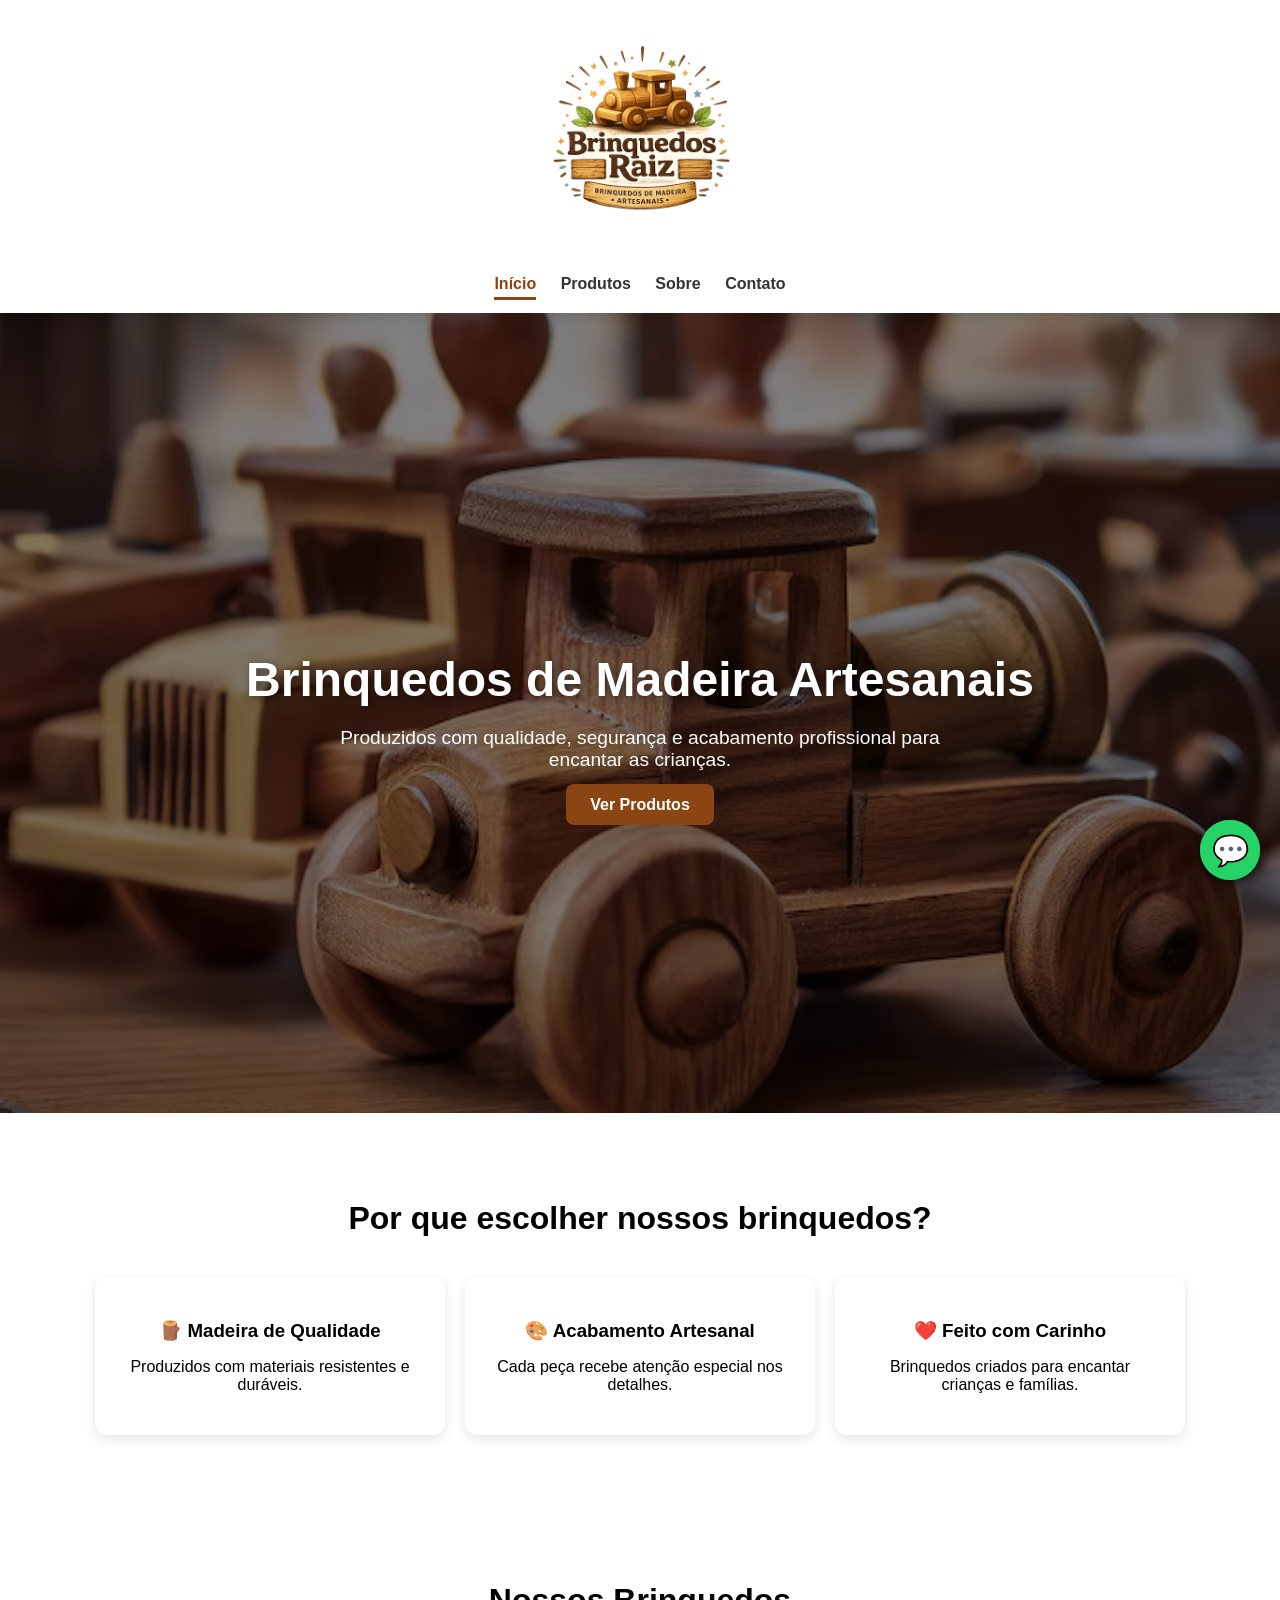
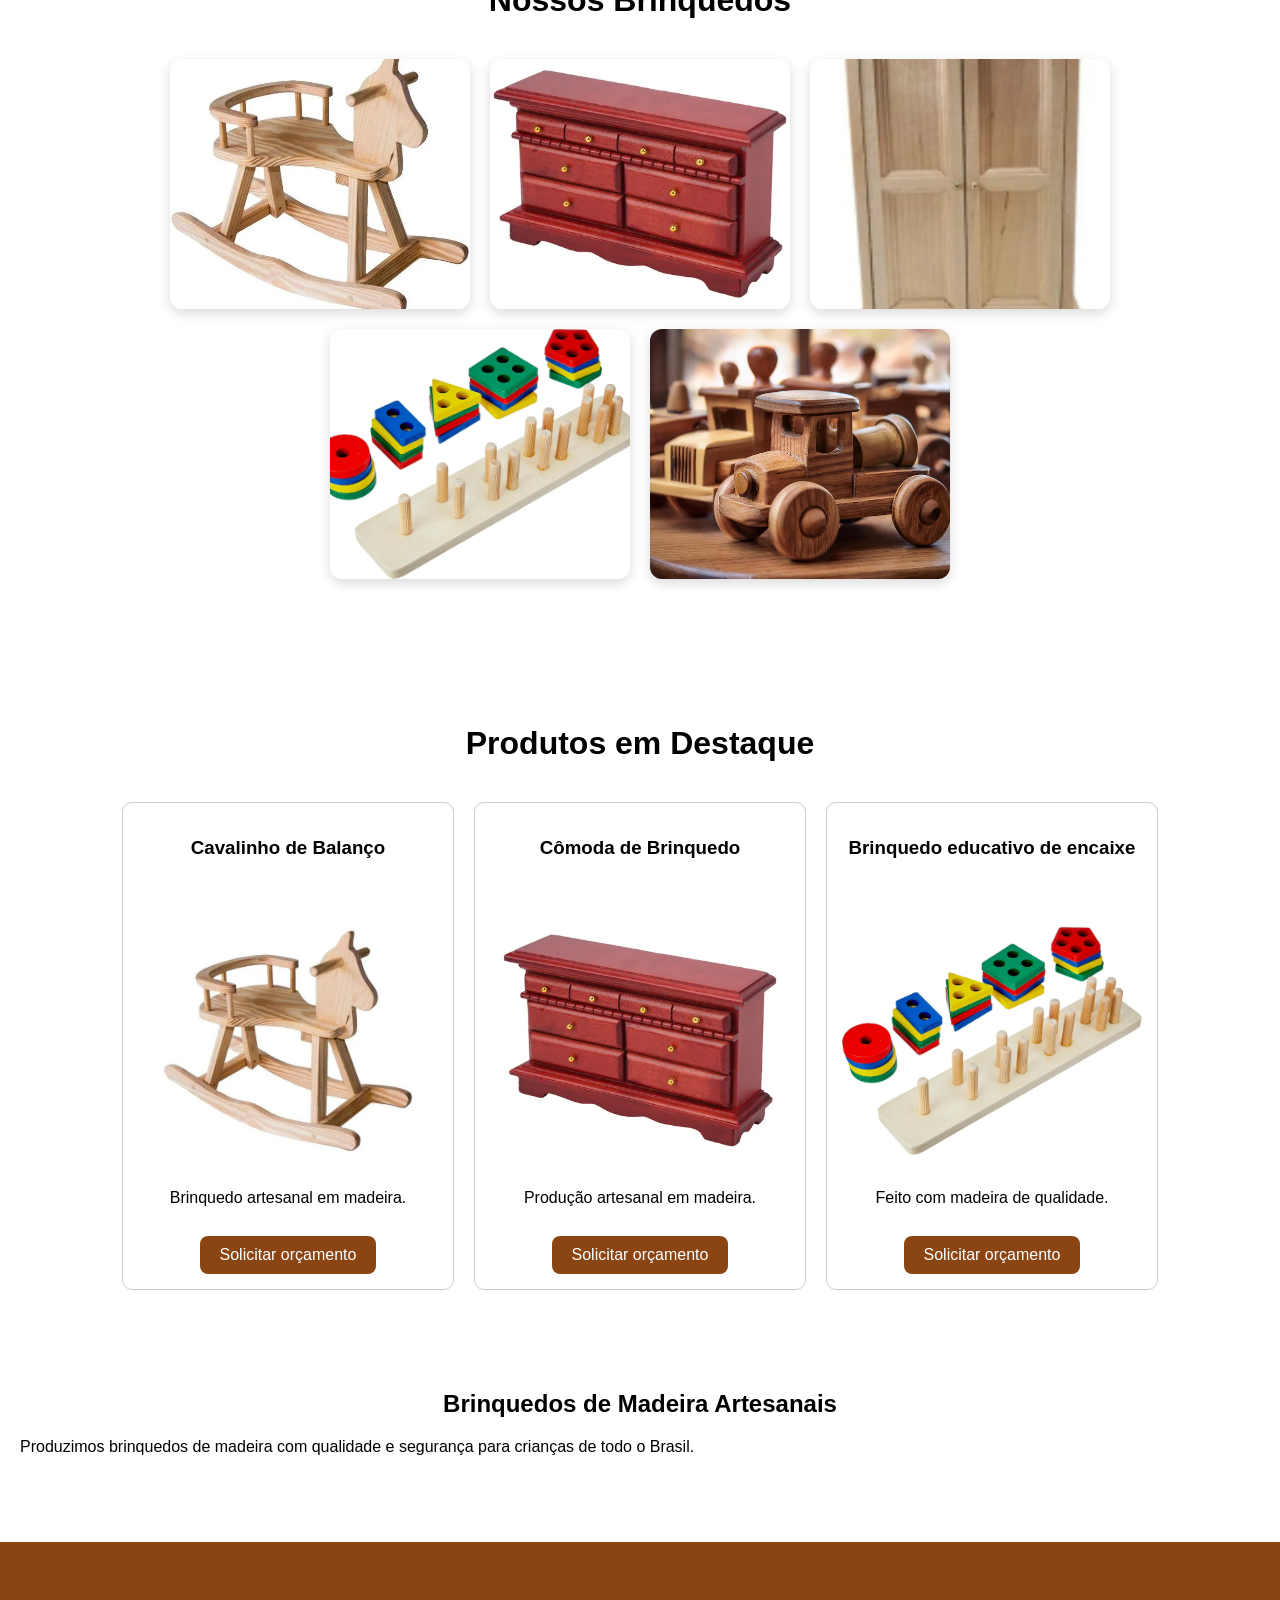
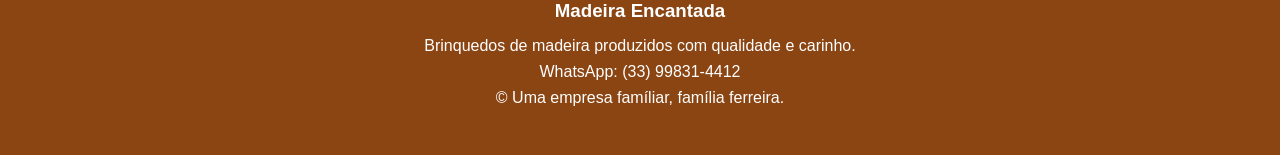
<file: index.html>
<!DOCTYPE html>
<html lang="pt-BR">

<head>
    <meta charset="UTF-8">
    <meta name="viewport" content="width=device-width, initial-scale=1.0">
    <title>Brinquedos Raiz</title>

    <link rel="stylesheet" href="style.css">
    <link rel="icon" type="image/png" href="img/favicon.png">

    <meta http-equiv="Content-Security-Policy"
    content="
    default-src 'self';
    img-src 'self' data:;
    style-src 'self' 'unsafe-inline';
    script-src 'self' 'unsafe-inline';
    ">

    <meta http-equiv="X-Frame-Options" content="DENY">

    <meta name="referrer" content="strict-origin-when-cross-origin">
    
</head>

<body>

    <header>

        <img src="img/logo.png" alt="Logo Brinquedos Raiz" class="logo">

        <button class="menu-btn">
        ☰
        </button>

        <nav>
        <a href="index.html" class="ativo">Início</a>
        <a href="produtos.html">Produtos</a>
        <a href="sobre.html">Sobre</a>
        <a href="contato.html">Contato</a>
        </nav>
    </header>

        <section class="hero">

    <div class="hero-texto">

        <h1>Brinquedos de Madeira Artesanais</h1>

        <p>
            Produzidos com qualidade, segurança e acabamento
            profissional para encantar as crianças.
        </p>

        <a href="produtos.html" class="btn-hero">
            Ver Produtos
        </a>

    </div>

    </section>

    <section class="vantagens">

    <h2>Por que escolher nossos brinquedos?</h2>

    <div class="vantagens-container">

        <div class="vantagem">
            <h3>🪵 Madeira de Qualidade</h3>
            <p>Produzidos com materiais resistentes e duráveis.</p>
        </div>

        <div class="vantagem">
            <h3>🎨 Acabamento Artesanal</h3>
            <p>Cada peça recebe atenção especial nos detalhes.</p>
        </div>

        <div class="vantagem">
            <h3>❤️ Feito com Carinho</h3>
            <p>Brinquedos criados para encantar crianças e famílias.</p>
        </div>

    </div>

    </section>

    <section class="galeria">

    <h2>Nossos Brinquedos</h2>

    <div class="galeria-container">

        <img src="img/cavalinhodemadeira.webp" alt="Cavalinho de balanço">

        <img src="img/comodadebrinquedo.webp" alt="Cômoda de brinquedo">

        <img src="img/guardaroup.png" alt="Guarda-roupa de brinquedo">

        <img src="img/brinquedo-de-encaixe-divertido-formas-e-cores.webp" alt="Brinquedo de formas geométricas">

        <img src="img/carrinhodemadeira.avif" alt="Carrinho de brinquedo">


    </div>

</section>

    <section class="destaques">

    <h2>Produtos em Destaque</h2>

    <div class="container-produtos">

        <div class="produto">
            <h3>Cavalinho de Balanço</h3>

            <img src="img/cavalinhodemadeira.webp" alt="Cavalinho de Balanço">

            <p>Brinquedo artesanal em madeira.</p>

            <a
            href="https://wa.me/5533998314412?text=Olá,%20gostaria%20de%20um%20orçamento%20para%20o%20Cavalinho%20de%20Balanço."
            class="btn-orcamento"
            target="_blank">

            Solicitar orçamento

            </a>

        </div>

        <div class="produto">
            <h3>Cômoda de Brinquedo</h3>

            <img src="img/comodadebrinquedo.webp" alt="Cômoda de Brinquedo">

            <p>Produção artesanal em madeira.</p>

            <a
            href="https://wa.me/5533998314412?text=Olá,%20gostaria%20de%20um%20orçamento%20para%20a%20Cômoda%20de%20Brinquedo."
            class="btn-orcamento"
            target="_blank">

            Solicitar orçamento

            </a>

        </div>

        <div class="produto">
            <h3>Brinquedo educativo de encaixe</h3>

            <img src="img/brinquedo-de-encaixe-divertido-formas-e-cores.webp" alt="Brinquedo de encaixe">

            <p>Feito com madeira de qualidade.</p>

            <a
            href="https://wa.me/5533998314412?text=Olá,%20gostaria%20de%20um%20orçamento%20para%20o%20Guarda-Roupa%20de%20Brinquedo."
            class="btn-orcamento"
            target="_blank">

            Solicitar orçamento

            </a>

        </div>

    </div>

</section>

    <main>

        <section>
            <h2>Brinquedos de Madeira Artesanais</h2>

            <p>
                Produzimos brinquedos de madeira com qualidade e segurança
                para crianças de todo o Brasil.
            </p>

            <a href="https://wa.me/5533998314412"
            class="whatsapp"
            target="_blank"
            rel="noopener noreferrer">
             💬
            </a>
        </section>

    </main>
        <a
        href="https://wa.me/5533998314412"
        class="whatsapp"
        target="_blank">

        💬

        </a>

        <footer class="rodape">

        <h3>Madeira Encantada</h3>

        <p>
        Brinquedos de madeira produzidos com qualidade e carinho.
        </p>

        <p>
        WhatsApp: (33) 99831-4412
        </p>

        <p>
        © Uma empresa famíliar, família ferreira.
        </p>

        </footer>

        <script src="script.js"></script>

</body>

</html>
</file>
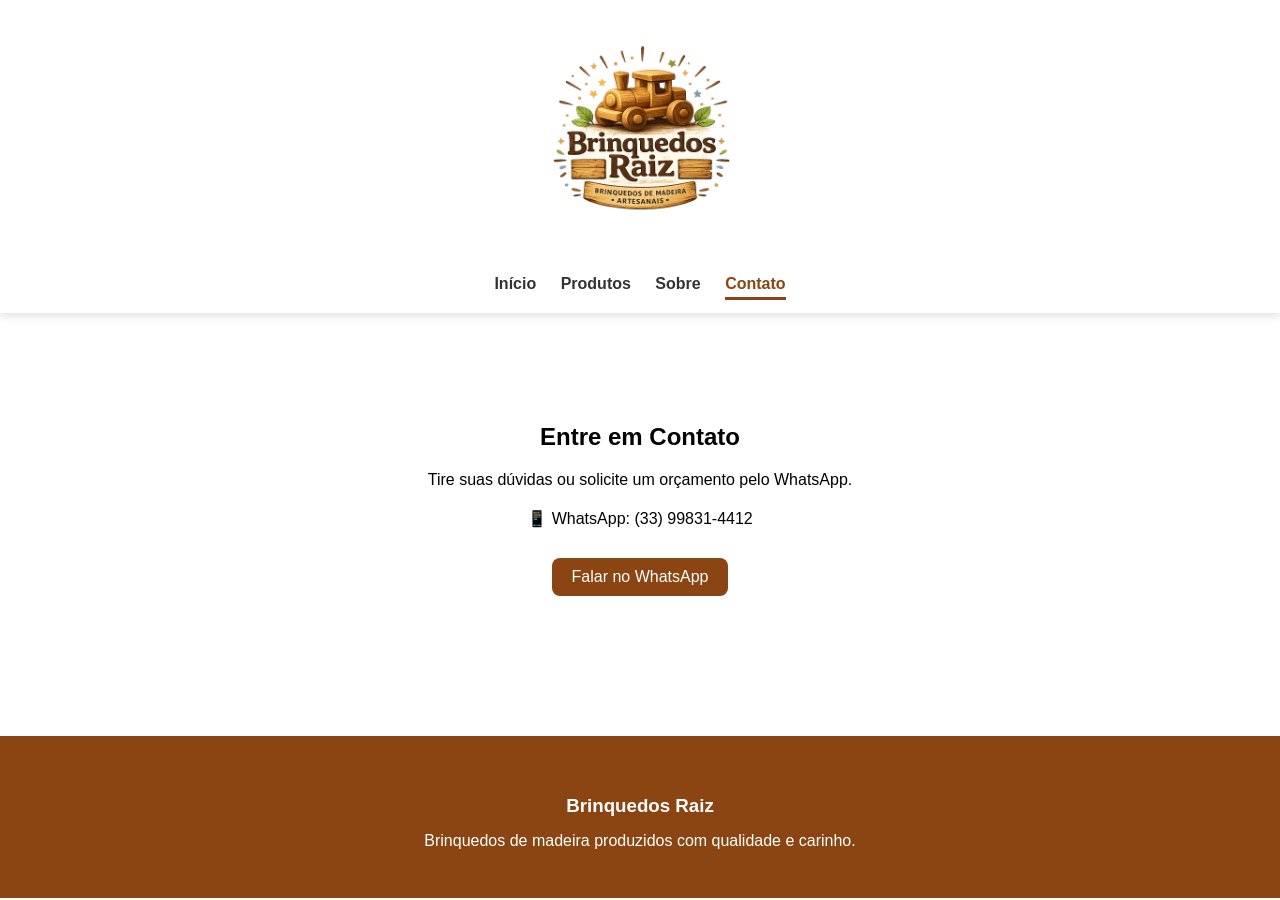
<file: contato.html>
<!DOCTYPE html>
<html lang="pt-BR">

<head>
    <meta charset="UTF-8">
    <meta name="viewport" content="width=device-width, initial-scale=1.0">
    <title>Contato</title>

    <link rel="stylesheet" href="style.css">
    <link rel="icon" type="image/png" href="img/favicon.png">

    <meta http-equiv="Content-Security-Policy"
    content="
    default-src 'self';
    img-src 'self' data:;
    style-src 'self' 'unsafe-inline';
    script-src 'self' 'unsafe-inline';
    ">

    <meta http-equiv="X-Frame-Options" content="DENY">

    <meta name="referrer" content="strict-origin-when-cross-origin">
    
</head>

<body>

<header>

    <img src="img/logo.png" alt="Logo Brinquedos Raiz" class="logo">

    <button class="menu-btn">☰</button>

    <nav>
        <a href="index.html">Início</a>
        <a href="produtos.html">Produtos</a>
        <a href="sobre.html">Sobre</a>
        <a href="contato.html" class="ativo">Contato</a>
    </nav>

</header>

<main>

    <section class="contato">

        <h1>Entre em Contato</h1>

        <p>
            Tire suas dúvidas ou solicite um orçamento pelo WhatsApp.
        </p>

        <p>
            📱 WhatsApp: (33) 99831-4412
        </p>

        <a
        href="https://wa.me/5533998314412"
        class="btn-orcamento"
        target="_blank">

        Falar no WhatsApp

        </a>

    </section>

</main>

<footer class="rodape">

    <h3>Brinquedos Raiz</h3>

    <p>Brinquedos de madeira produzidos com qualidade e carinho.</p>

</footer>

<script src="script.js"></script>

</body>
</html>
</file>
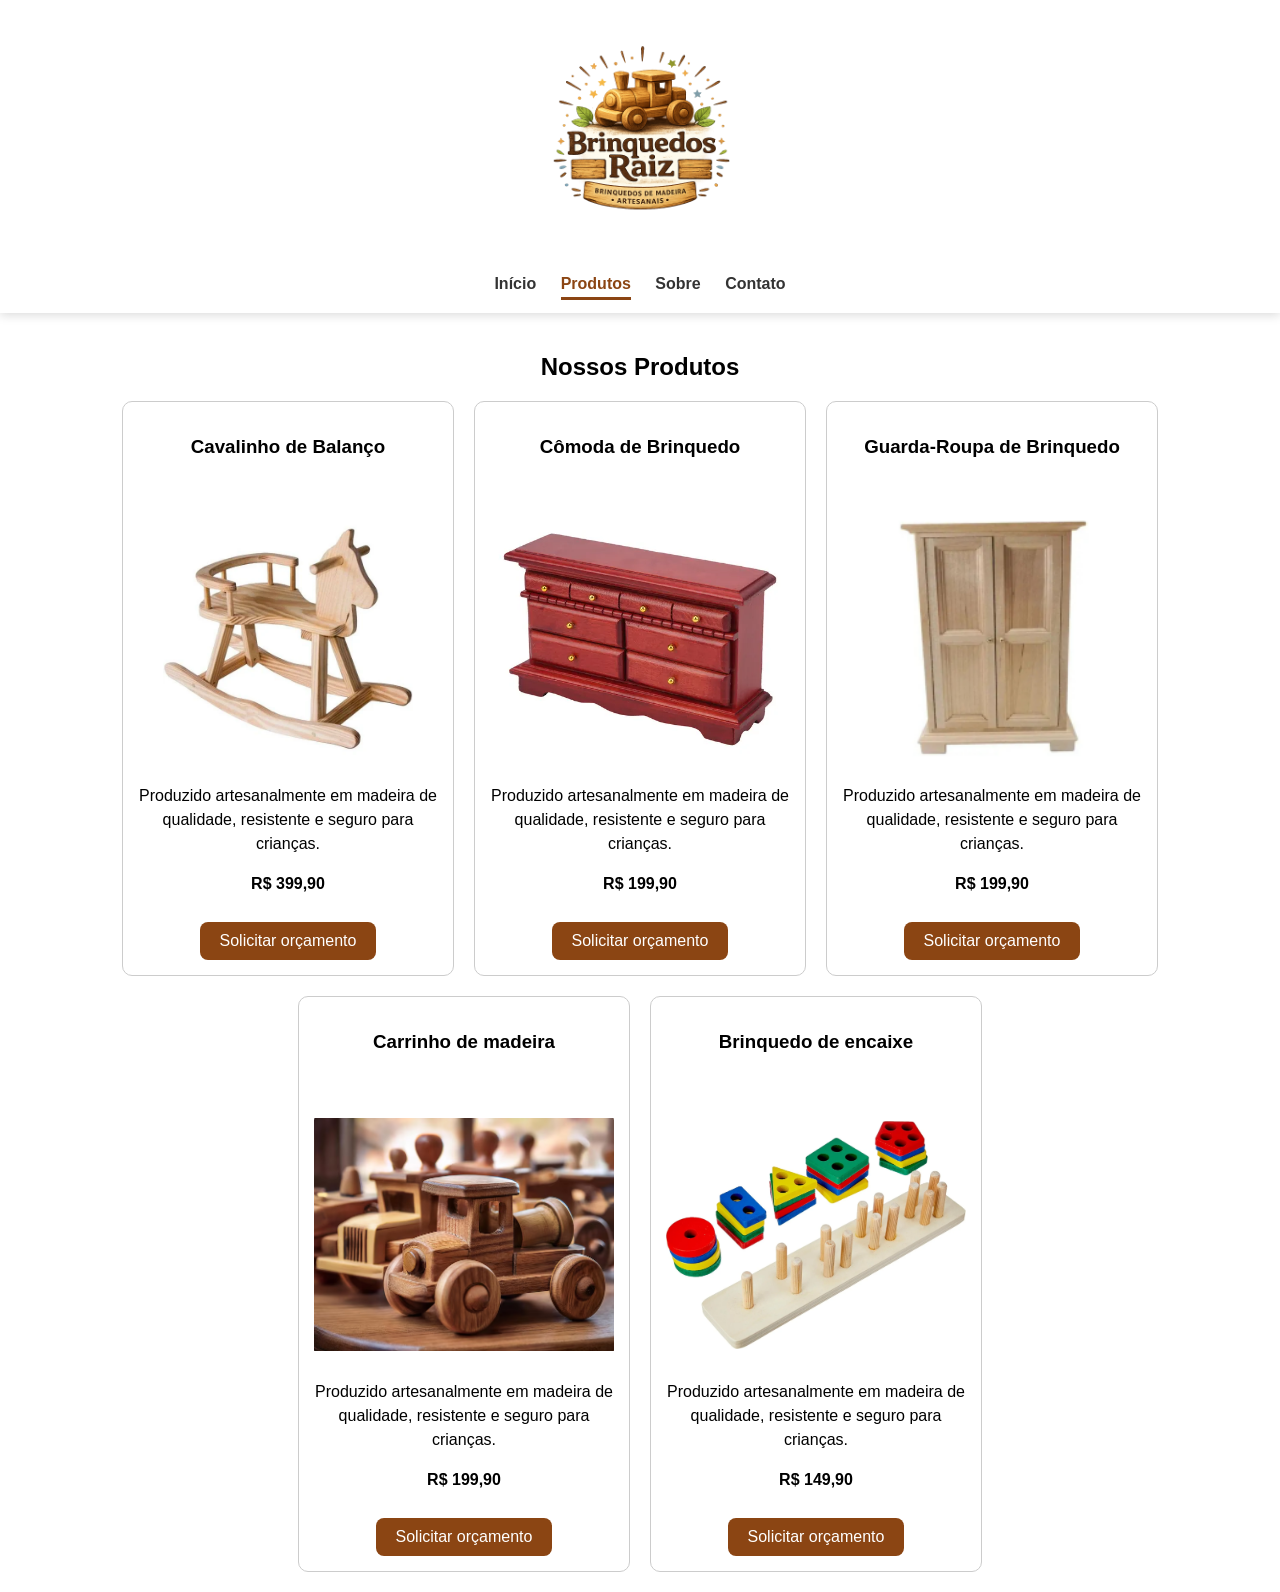
<file: produtos.html>
<!DOCTYPE html>
<html lang="pt-BR">

<head>
    <meta charset="UTF-8">
    <meta name="viewport" content="width=device-width, initial-scale=1.0">
    <title>Produtos</title>

    <link rel="stylesheet" href="style.css">
    <link rel="icon" type="image/png" href="img/favicon.png">

    <meta http-equiv="Content-Security-Policy"
    content="
    default-src 'self';
    img-src 'self' data:;
    style-src 'self' 'unsafe-inline';
    script-src 'self' 'unsafe-inline';
    ">

    <meta http-equiv="X-Frame-Options" content="DENY">

    <meta name="referrer" content="strict-origin-when-cross-origin">
    
</head>

<body>

    <header>

        <img src="img/logo.png" alt="Logo Brinquedos Raiz" class="logo">

        <button class="menu-btn">
        ☰
        </button>

        <nav>
        <a href="index.html">Início</a>
        <a href="produtos.html" class="ativo">Produtos</a>
        <a href="sobre.html">Sobre</a>
        <a href="contato.html">Contato</a>
        </nav>
    </header>

    <main>

        <h2>Nossos Produtos</h2>

    <div class="container-produtos">

        <div class="produto">
            <h3>Cavalinho de Balanço</h3>

            <img src="img/cavalinhodemadeira.webp" alt="Cavalinho de Balanço">

            <p>Produzido artesanalmente em madeira de qualidade, resistente e seguro para crianças.</p>

            <p><strong>R$ 399,90</strong></p>

            <a
            href="https://wa.me/5533998314412?text=Olá,%20gostaria%20de%20um%20orçamento%20para%20o%20Cavalinho%20de%20Balanço."
            class="btn-orcamento"
            target="_blank">

            Solicitar orçamento

            </a>

            </div>


            <div class="produto">
            <h3>Cômoda de Brinquedo</h3>

            <img src="img/comodadebrinquedo.webp" alt="Cômoda de Brinquedo">

            <p>Produzido artesanalmente em madeira de qualidade, resistente e seguro para crianças.</p>

            <p><strong>R$ 199,90</strong></p>

            <a
            href="https://wa.me/5533998314412?text=Olá,%20gostaria%20de%20um%20orçamento%20para%20a%20Cômoda%20de%20Brinquedo."
            class="btn-orcamento"
            target="_blank">

            Solicitar orçamento

            </a>

            </div>


            <div class="produto">
            <h3>Guarda-Roupa de Brinquedo</h3>

            <img src="img/guardaroup.png" alt="Guarda-roupa">

            <p>Produzido artesanalmente em madeira de qualidade, resistente e seguro para crianças.</p>

            <p><strong>R$ 199,90</strong></p>

            <a
            href="https://wa.me/5533998314412?text=Olá,%20gostaria%20de%20um%20orçamento%20para%20o%20Guarda-Roupa%20de%20Brinquedo."
            class="btn-orcamento"
            target="_blank">

            Solicitar orçamento

            </a>

            </div>

            <div class="produto">
            <h3>Carrinho de madeira</h3>

            <img src="img/carrinhodemadeira.avif" alt="Carrinho de madeira">

            <p>Produzido artesanalmente em madeira de qualidade, resistente e seguro para crianças.</p>

            <p><strong>R$ 199,90</strong></p>

            <a
            href="https://wa.me/5533998314412?text=Olá,%20gostaria%20de%20um%20orçamento%20para%20o%20Carrinho%20de%20Brinquedo."
            class="btn-orcamento"
            target="_blank">

            Solicitar orçamento

            </a>

            </div>

            <div class="produto">
            <h3>Brinquedo de encaixe</h3>

            <img src="img/brinquedo-de-encaixe-divertido-formas-e-cores.webp" alt="Brinquedo de encaixe">

            <p>Produzido artesanalmente em madeira de qualidade, resistente e seguro para crianças.</p>

            <p><strong>R$ 149,90</strong></p>

            <a
            href="https://wa.me/5533998314412?text=Olá,%20gostaria%20de%20um%20orçamento%20para%20o%20Encaixe-geométrico%20de%20Brinquedo."
            class="btn-orcamento"
            target="_blank">

            Solicitar orçamento

            </a>

            </div>

        </div>

    </main>

    <script src="script.js"></script>

</body>

</html>
</file>
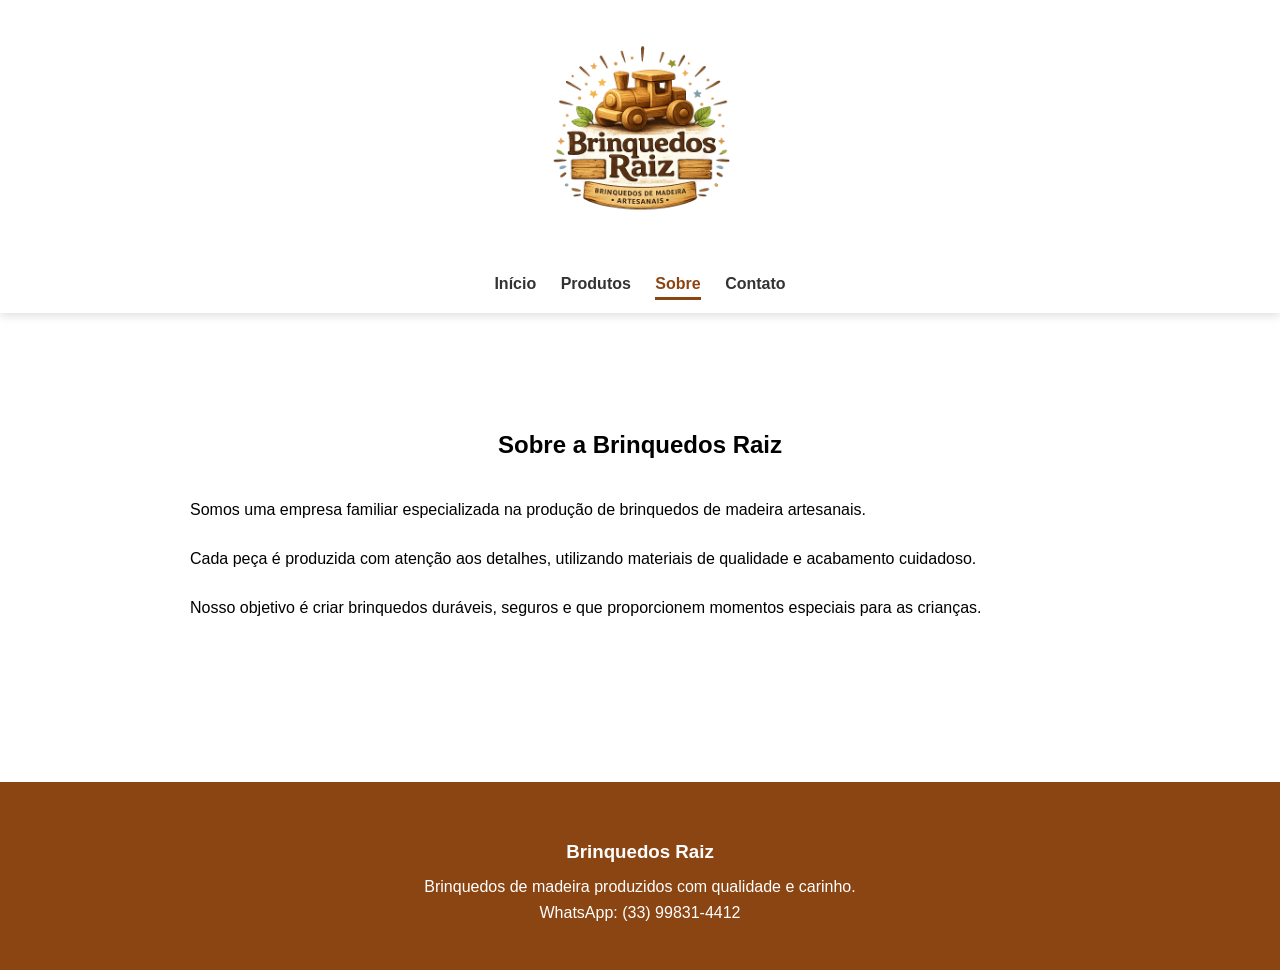
<file: sobre.html>
<!DOCTYPE html>
<html lang="pt-BR">

<head>
    <meta charset="UTF-8">
    <meta name="viewport" content="width=device-width, initial-scale=1.0">
    <title>Sobre Nós</title>

    <link rel="stylesheet" href="style.css">
    <link rel="icon" type="image/png" href="img/favicon.png">

    <meta http-equiv="Content-Security-Policy"
    content="
    default-src 'self';
    img-src 'self' data:;
    style-src 'self' 'unsafe-inline';
    script-src 'self' 'unsafe-inline';
    ">

    <meta http-equiv="X-Frame-Options" content="DENY">

    <meta name="referrer" content="strict-origin-when-cross-origin">
    
</head>

<body>

<header>

    <img src="img/logo.png" alt="Logo Brinquedos Raiz" class="logo">

    <button class="menu-btn">☰</button>

    <nav>
        <a href="index.html">Início</a>
        <a href="produtos.html">Produtos</a>
        <a href="sobre.html" class="ativo">Sobre</a>
        <a href="contato.html">Contato</a>
    </nav>

</header>

<main>

    <section class="sobre">

        <h1>Sobre a Brinquedos Raiz</h1>

        <p>
            Somos uma empresa familiar especializada na produção
            de brinquedos de madeira artesanais.
        </p>

        <p>
            Cada peça é produzida com atenção aos detalhes,
            utilizando materiais de qualidade e acabamento cuidadoso.
        </p>

        <p>
            Nosso objetivo é criar brinquedos duráveis,
            seguros e que proporcionem momentos especiais
            para as crianças.
        </p>

    </section>

</main>

<footer class="rodape">

    <h3>Brinquedos Raiz</h3>

    <p>Brinquedos de madeira produzidos com qualidade e carinho.</p>

    <p>WhatsApp: (33) 99831-4412</p>

</footer>

<script src="script.js"></script>

</body>
</html>
</file>
<file: style.css>
body {
    font-family: Arial, sans-serif;
    margin: 0;
    padding: 0;
}

header {
    text-align: center;
    padding: 20px;

    position: sticky;
    top: 0;
    z-index: 999;

    background: white;

    box-shadow: 0 2px 10px rgba(0,0,0,0.15);
}

nav {
    margin-top: 15px;
}

nav a {
    text-decoration: none;
    margin: 10px;
    font-weight: bold;
}

main {
    padding: 20px;
}

h2 {
    text-align: center;
}

.container-produtos {
    display: flex;
    justify-content: center;
    gap: 20px;
    flex-wrap: wrap;
}

.produto {
    border: 1px solid #ccc;
    padding: 15px;
    width: 300px;
    text-align: center;
    border-radius: 10px;
}

.produto img {
    width: 100%;
    height: 250px;
    object-fit: contain;
    border-radius: 10px;
}

.card {
    background: white;
    border-radius: 12px;
    overflow: hidden;
    box-shadow: 0 4px 12px rgba(0,0,0,0.15);
    transition: 0.3s;
    text-align: center;
    padding-bottom: 15px;
}

.card:hover {
    transform: translateY(-5px);
    box-shadow: 0 8px 20px rgba(0,0,0,0.2);
}

.card img {
    width: 100%;
    height: 250px;
    object-fit: cover;
}

.btn-orcamento {
    display: inline-block;
    background: #8B4513;
    color: white;
    text-decoration: none;
    padding: 10px 20px;
    border-radius: 8px;
    margin-top: 10px;
    transition: 0.3s;
}

.btn-orcamento:hover {
    background: #6d3410;
}

.whatsapp {
    position: fixed;
    bottom: 20px;
    right: 20px;

    width: 60px;
    height: 60px;

    background: #25D366;
    color: white;

    border-radius: 50%;

    display: flex;
    justify-content: center;
    align-items: center;

    font-size: 30px;

    text-decoration: none;

    box-shadow: 0 4px 10px rgba(0,0,0,0.3);

    z-index: 1000;
}

.whatsapp:hover {
    transform: scale(1.1);
}

.hero {
    min-height: 80vh;

    display: flex;
    justify-content: center;
    align-items: center;

    text-align: center;

    padding: 40px;

    background:
        linear-gradient(
            rgba(0,0,0,0.5),
            rgba(0,0,0,0.5)
        ),
        url("img/carrinhodemadeira.avif");

    background-size: cover;
    background-position: center;
}

.hero-texto {
    color: white;
}

.hero-texto h1 {
    font-size: 3rem;
    margin-bottom: 20px;
    text-shadow: 2px 2px 10px rgba(0,0,0,0.5);
}

.hero-texto p {
    font-size: 1.2rem;
    max-width: 600px;
    margin: 0 auto 25px;
}

.btn-hero {
    background: #8B4513;
    color: white;

    text-decoration: none;

    padding: 12px 24px;

    border-radius: 8px;

    font-weight: bold;
}

.btn-hero:hover {
    opacity: 0.9;
}

.vantagens {
    padding: 60px 20px;
    text-align: center;
}

.vantagens h2 {
    margin-bottom: 40px;
    font-size: 2rem;
}

.vantagens-container {
    display: flex;
    justify-content: center;
    gap: 20px;
    flex-wrap: wrap;
}

.vantagem {
    background: white;

    width: 300px;

    padding: 25px;

    border-radius: 12px;

    box-shadow: 0 4px 12px rgba(0,0,0,0.1);

    transition: 0.3s;
}

.vantagem:hover {
    transform: translateY(-5px);
}

.vantagem h3 {
    margin-bottom: 15px;
}

.galeria {
    padding: 60px 20px;
    text-align: center;
}

.galeria h2 {
    margin-bottom: 40px;
    font-size: 2rem;
}

.galeria-container {
    display: flex;
    flex-wrap: wrap;
    justify-content: center;
    gap: 20px;
}

.galeria-container img {
    width: 300px;
    height: 250px;

    object-fit: cover;

    border-radius: 12px;

    box-shadow: 0 4px 12px rgba(0,0,0,0.15);

    transition: 0.3s;
}

.galeria-container img:hover {
    transform: scale(1.05);
}

.rodape {
    background: #8B4513;
    color: white;

    text-align: center;

    padding: 40px 20px;

    margin-top: 50px;
}

.rodape h3 {
    margin-bottom: 15px;
}

.rodape p {
    margin: 8px 0;
}

nav a {
    color: #333;
    transition: 0.3s;
}

nav a:hover {
    color: #8B4513;
}

nav a.ativo {
    color: #8B4513;
    border-bottom: 3px solid #8B4513;
    padding-bottom: 5px;
}

.menu-btn {
    display: none;
}

@media (max-width: 768px) {

    .menu-btn {
        display: block;
        background: none;
        border: none;
        font-size: 30px;
        cursor: pointer;
        margin: 10px auto;
    }

    nav {
        display: none;
    }

    nav.ativo {
        display: flex;
        flex-direction: column;
        gap: 10px;
    }
}

.sobre {
    max-width: 900px;
    margin: 50px auto;
    padding: 20px;
    line-height: 1.8;
}

.sobre h1 {
    text-align: center;
    margin-bottom: 30px;
}

.sobre p {
    margin-bottom: 20px;
}

.contato {
    max-width: 800px;
    margin: 50px auto;
    padding: 20px;
    text-align: center;
}

.contato h1 {
    margin-bottom: 20px;
}

.contato p {
    margin-bottom: 20px;
}

.logo {
    width: 360px;
    height: auto;

    display: block;

    margin: 0 auto 15px;
}

.destaques {
    padding: 60px 20px;
}

.destaques h2 {
    text-align: center;
    margin-bottom: 40px;
    font-size: 2rem;
}

.produto h3 {
    min-height: 60px;
}

.produto p {
    line-height: 1.5;
}
</file>
